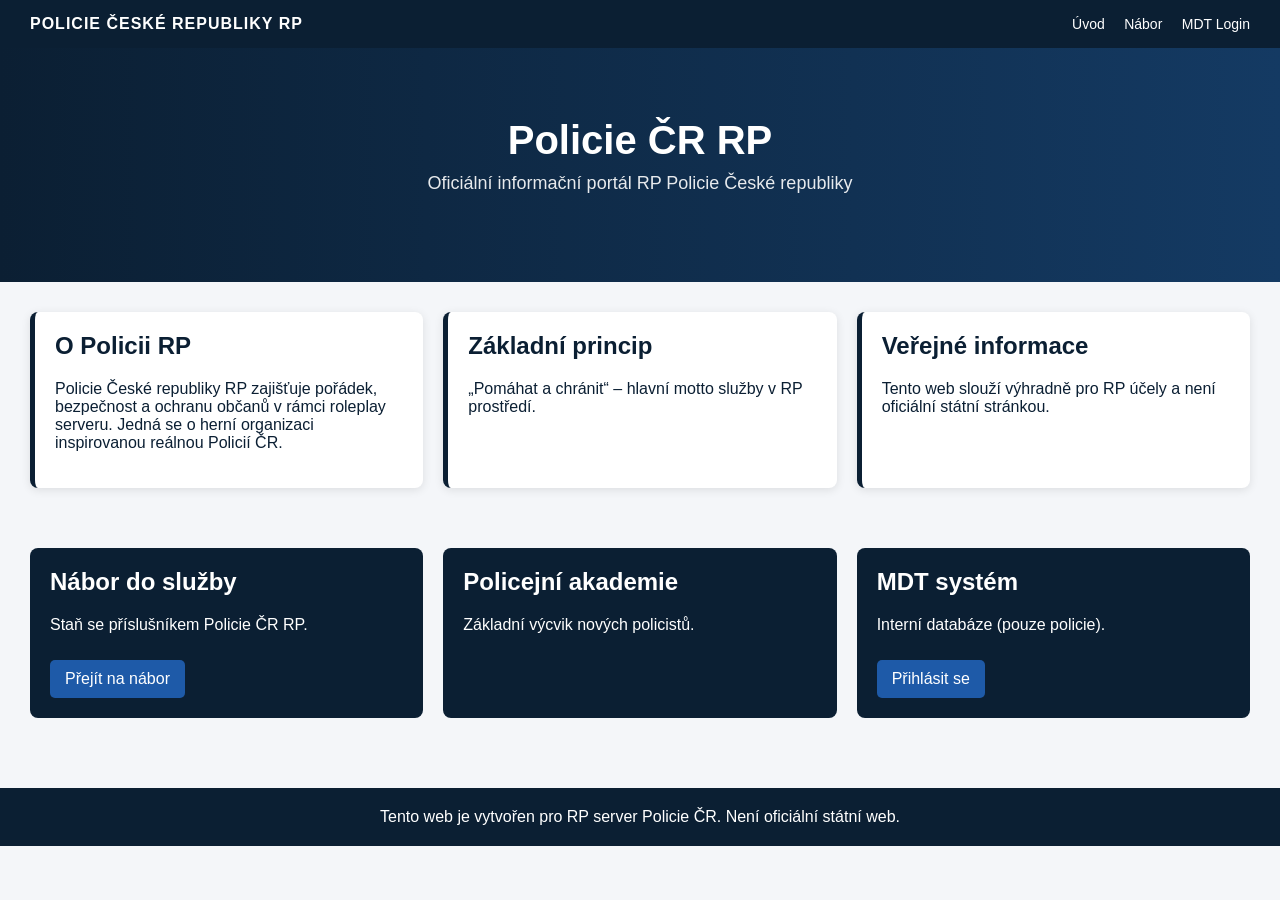
<file: index.html>
<!DOCTYPE html>
<html lang="cs">
<head>
<meta charset="UTF-8">
<title>Policie ČR RP</title>

<link rel="stylesheet" href="style.css">

<!-- Firebase config -->
<script src="firebaseConfig.js"></script>

</head>

<body>

<header>
<div class="logo">POLICIE ČESKÉ REPUBLIKY RP</div>

<nav>
<a href="index.html">Úvod</a>
<a href="formular.html">Nábor</a>
<a href="login.html">MDT Login</a>
</nav>
</header>

<section class="hero">

<h1>Policie ČR RP</h1>
<p>Oficiální informační portál RP Policie České republiky</p>

</section>

<section class="info">

<div class="card">
<h2>O Policii RP</h2>
<p>
Policie České republiky RP zajišťuje pořádek, bezpečnost a ochranu občanů v rámci roleplay serveru.
Jedná se o herní organizaci inspirovanou reálnou Policií ČR.
</p>
</div>

<div class="card">
<h2>Základní princip</h2>
<p>
„Pomáhat a chránit“ – hlavní motto služby v RP prostředí.
</p>
</div>

<div class="card">
<h2>Veřejné informace</h2>
<p>
Tento web slouží výhradně pro RP účely a není oficiální státní stránkou.
</p>
</div>

</section>

<section class="actions">

<div class="box">
<h2>Nábor do služby</h2>
<p>Staň se příslušníkem Policie ČR RP.</p>
<a href="formular.html">Přejít na nábor</a>
</div>

<div class="box">
<h2>Policejní akademie</h2>
<p>Základní výcvik nových policistů.</p>
</div>

<div class="box">
<h2>MDT systém</h2>
<p>Interní databáze (pouze policie).</p>
<a href="login.html">Přihlásit se</a>
</div>

</section>

<footer>
Tento web je vytvořen pro RP server Policie ČR. Není oficiální státní web.
</footer>

</body>
</html>
</file>
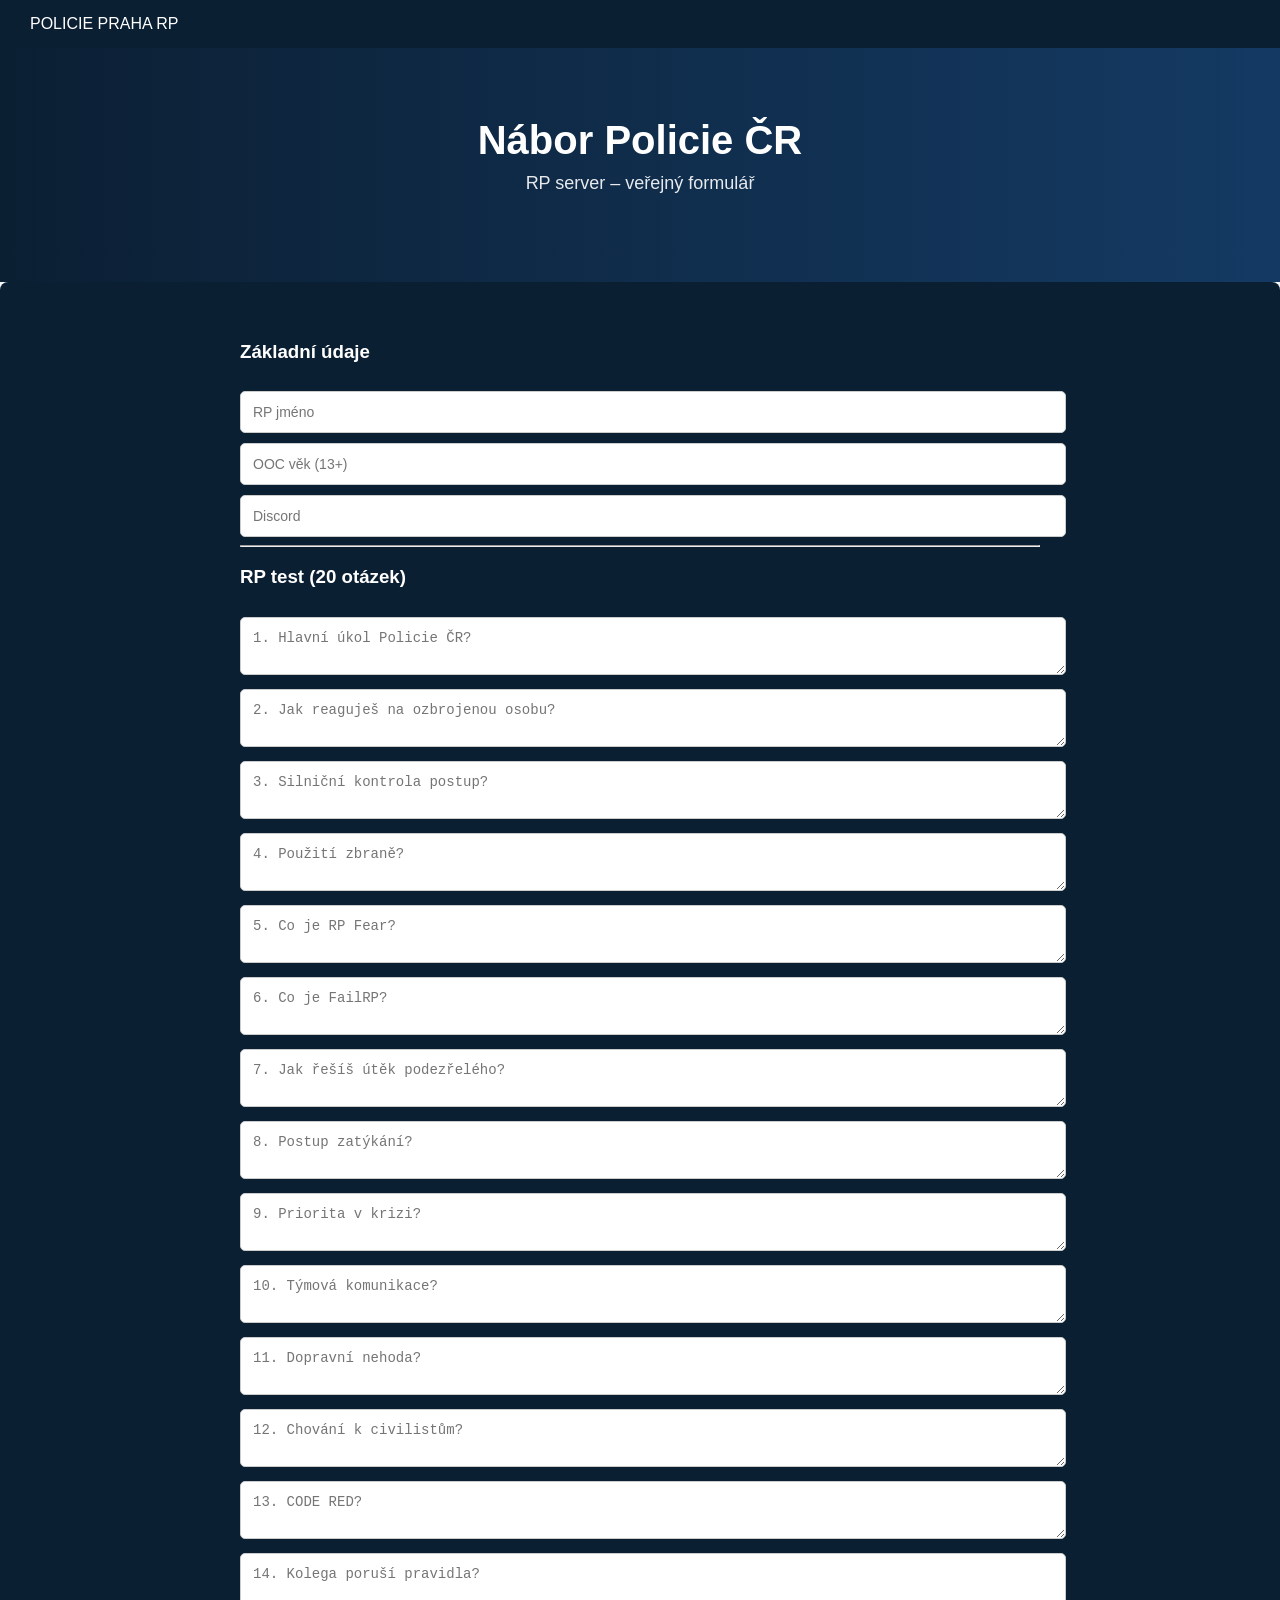
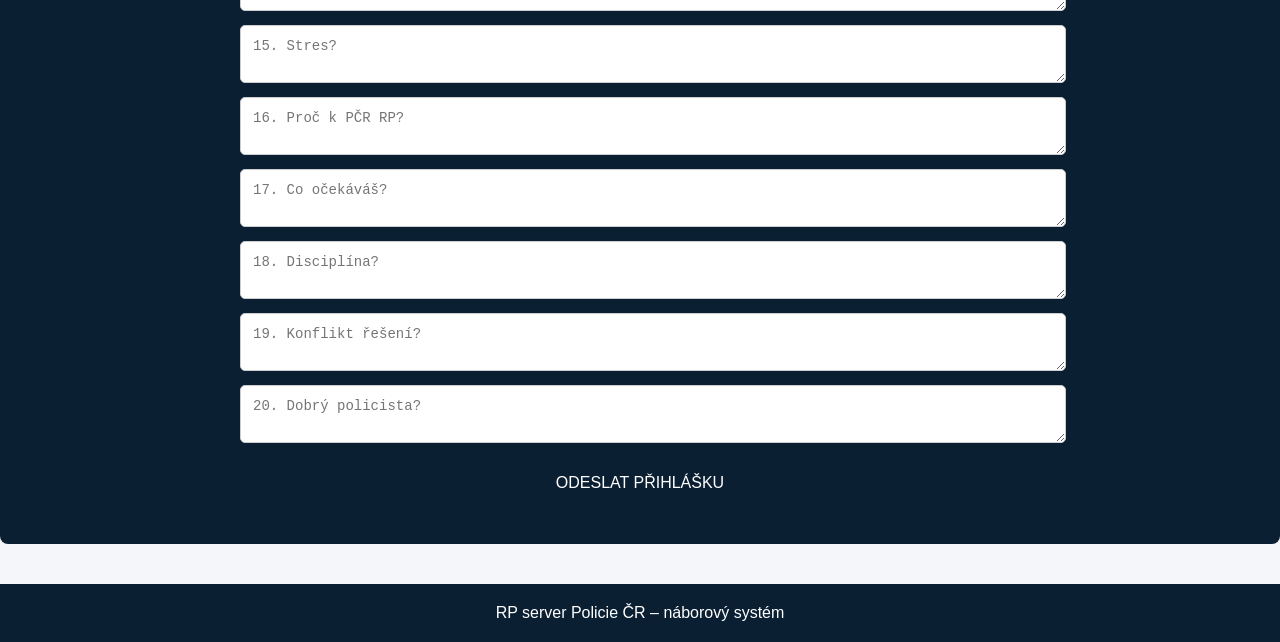
<file: formular.html>
<!DOCTYPE html>
<html lang="cs">
<head>
<meta charset="UTF-8">
<title>PČR RP Nábor</title>
<link rel="stylesheet" href="style.css">
</head>

<body>

<header>
<div>POLICIE PRAHA RP</div>
</header>

<section class="hero">
<h1>Nábor Policie ČR</h1>
<p>RP server – veřejný formulář</p>
</section>

<section class="box">

<form id="form" action="https://formsubmit.co/fttd84541@gmail.com" method="POST">

<h3>Základní údaje</h3>

<input name="jmeno" placeholder="RP jméno" required>
<input name="vek" placeholder="OOC věk (13+)" required>
<input name="discord" placeholder="Discord" required>

<hr>

<h3>RP test (20 otázek)</h3>

<textarea placeholder="1. Hlavní úkol Policie ČR?" required></textarea>
<textarea placeholder="2. Jak reaguješ na ozbrojenou osobu?" required></textarea>
<textarea placeholder="3. Silniční kontrola postup?" required></textarea>
<textarea placeholder="4. Použití zbraně?" required></textarea>
<textarea placeholder="5. Co je RP Fear?" required></textarea>

<textarea placeholder="6. Co je FailRP?" required></textarea>
<textarea placeholder="7. Jak řešíš útěk podezřelého?" required></textarea>
<textarea placeholder="8. Postup zatýkání?" required></textarea>
<textarea placeholder="9. Priorita v krizi?" required></textarea>
<textarea placeholder="10. Týmová komunikace?" required></textarea>

<textarea placeholder="11. Dopravní nehoda?" required></textarea>
<textarea placeholder="12. Chování k civilistům?" required></textarea>
<textarea placeholder="13. CODE RED?" required></textarea>
<textarea placeholder="14. Kolega poruší pravidla?" required></textarea>
<textarea placeholder="15. Stres?" required></textarea>

<textarea placeholder="16. Proč k PČR RP?" required></textarea>
<textarea placeholder="17. Co očekáváš?" required></textarea>
<textarea placeholder="18. Disciplína?" required></textarea>
<textarea placeholder="19. Konflikt řešení?" required></textarea>
<textarea placeholder="20. Dobrý policista?" required></textarea>

<button type="submit">ODESLAT PŘIHLÁŠKU</button>

</form>

</section>

<footer>
RP server Policie ČR – náborový systém
</footer>

<!-- BODOVÁNÍ -->
<script>
document.getElementById("form").addEventListener("submit", function() {

  let score = 0;
  let inputs = document.querySelectorAll("textarea");

  inputs.forEach(i => {
    let len = i.value.trim().length;

    if (len > 20) score += 1;
    if (len > 60) score += 1;
    if (len > 120) score += 1;
  });

  let max = 60;
  let min = 45;

  let result = score >= min ? "PŘIJAT ✅" : "NEPŘIJAT ❌";

  alert(
    "RP skóre: " + score + "/" + max +
    "\nVýsledek: " + result +
    "\nMinimum: " + min
  );

});
</script>

</body>
</html>
</file>
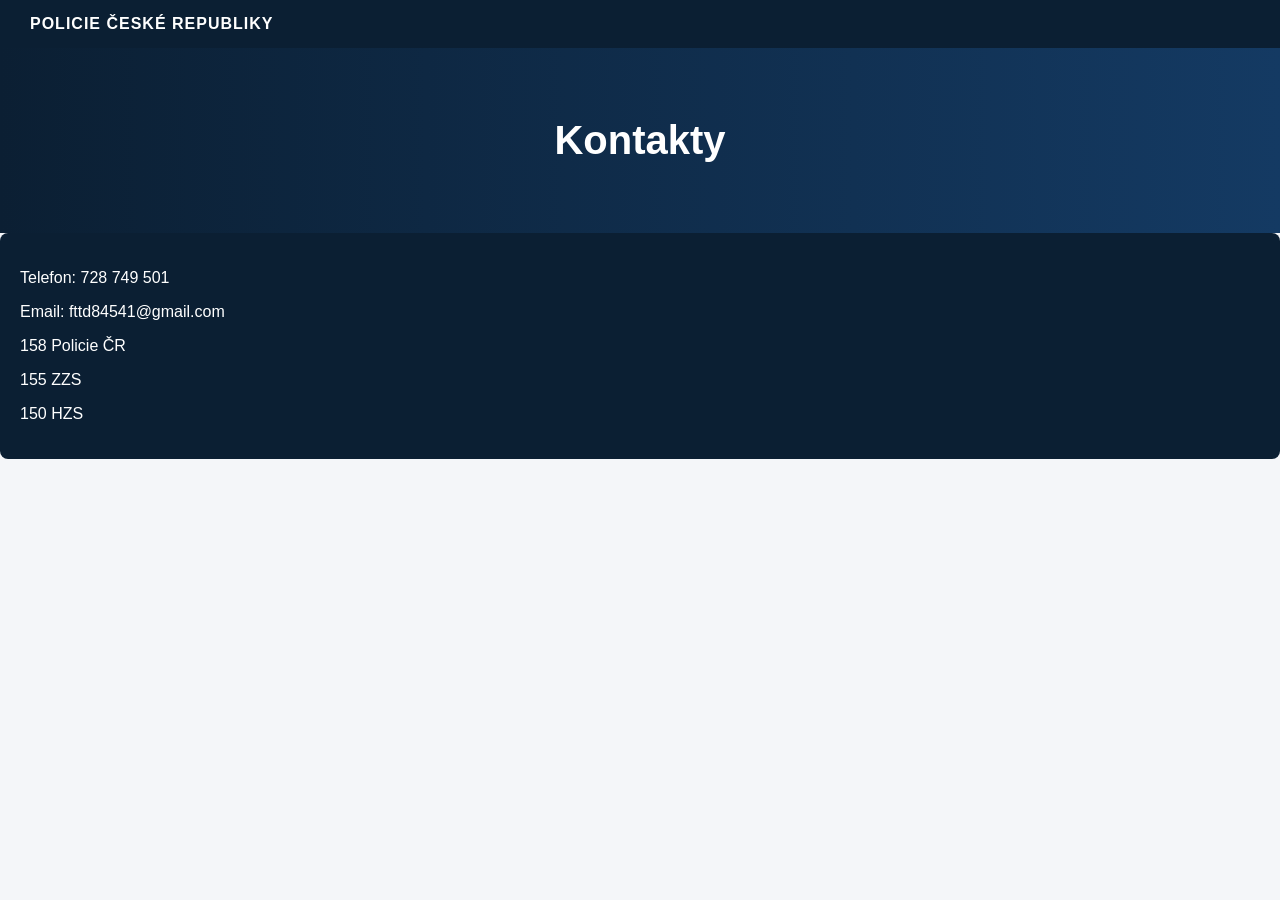
<file: kontakty.html>
<!DOCTYPE html>
<html lang="cs">
<head>
<meta charset="UTF-8">
<title>Kontakty</title>
<link rel="stylesheet" href="style.css">
</head>
<body>

<header>
<div class="logo">POLICIE ČESKÉ REPUBLIKY</div>
</header>

<section class="hero">
<h1>Kontakty</h1>
</section>

<section class="box">

<p>Telefon: 728 749 501</p>
<p>Email: fttd84541@gmail.com</p>

<p>158 Policie ČR</p>
<p>155 ZZS</p>
<p>150 HZS</p>

</section>

</body>
</html>
</file>
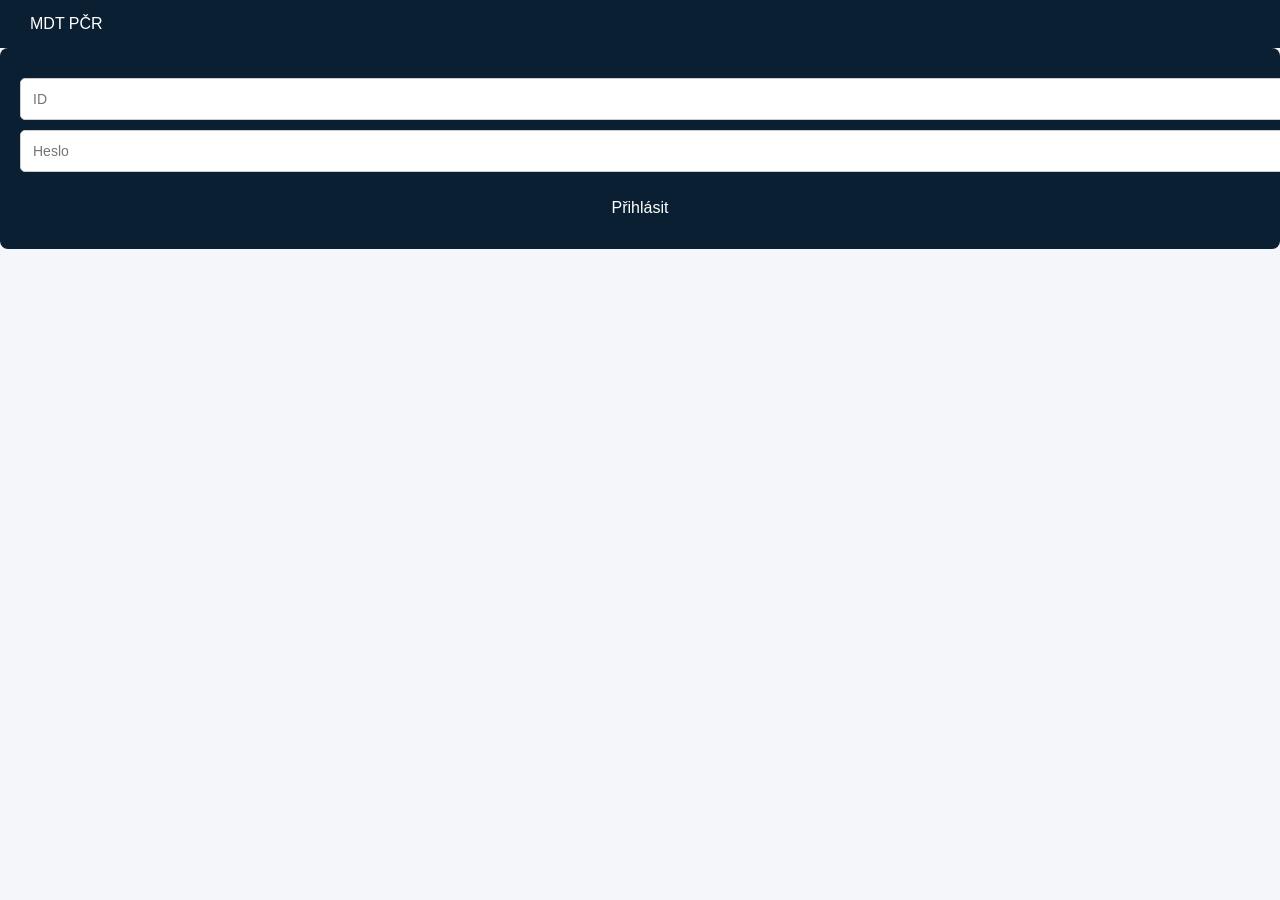
<file: mdt-login.html>
<!DOCTYPE html>
<html lang="cs">
<head>
<meta charset="UTF-8">
<title>MDT Login</title>
<link rel="stylesheet" href="style.css">
</head>
<body>

<header>
<div>MDT PČR</div>
</header>

<section class="box">

<input id="user" placeholder="ID">
<input id="pass" type="password" placeholder="Heslo">

<button onclick="login()">Přihlásit</button>

</section>

<script src="mdt.js"></script>

</body>
</html>
</file>
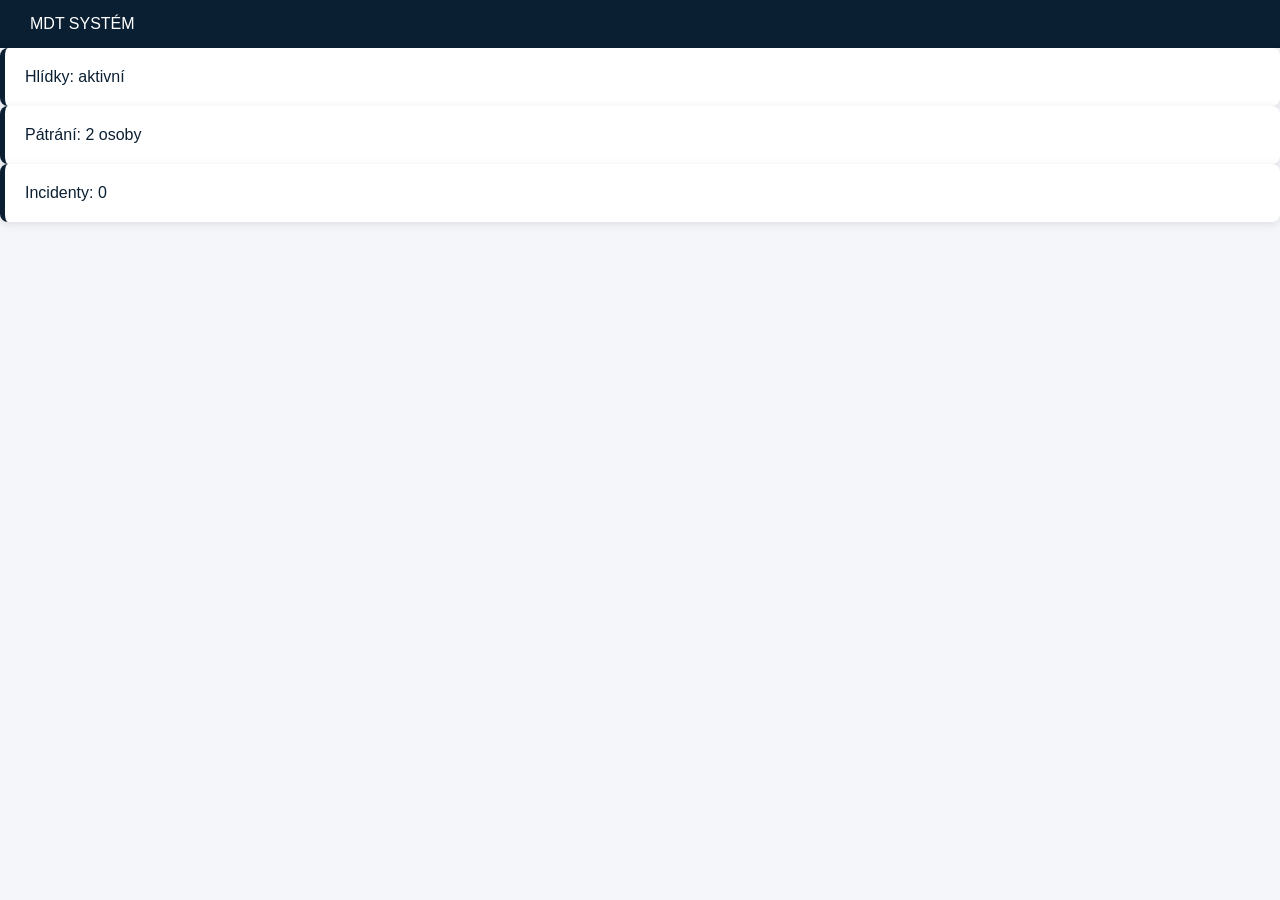
<file: mdt.html>
<!DOCTYPE html>
<html lang="cs">
<head>
<meta charset="UTF-8">
<title>MDT</title>
<link rel="stylesheet" href="style.css">
</head>
<body>

<header>
<div>MDT SYSTÉM</div>
</header>

<section class="grid">

<div class="card">Hlídky: aktivní</div>
<div class="card">Pátrání: 2 osoby</div>
<div class="card">Incidenty: 0</div>

</section>

</body>
</html>
</file>
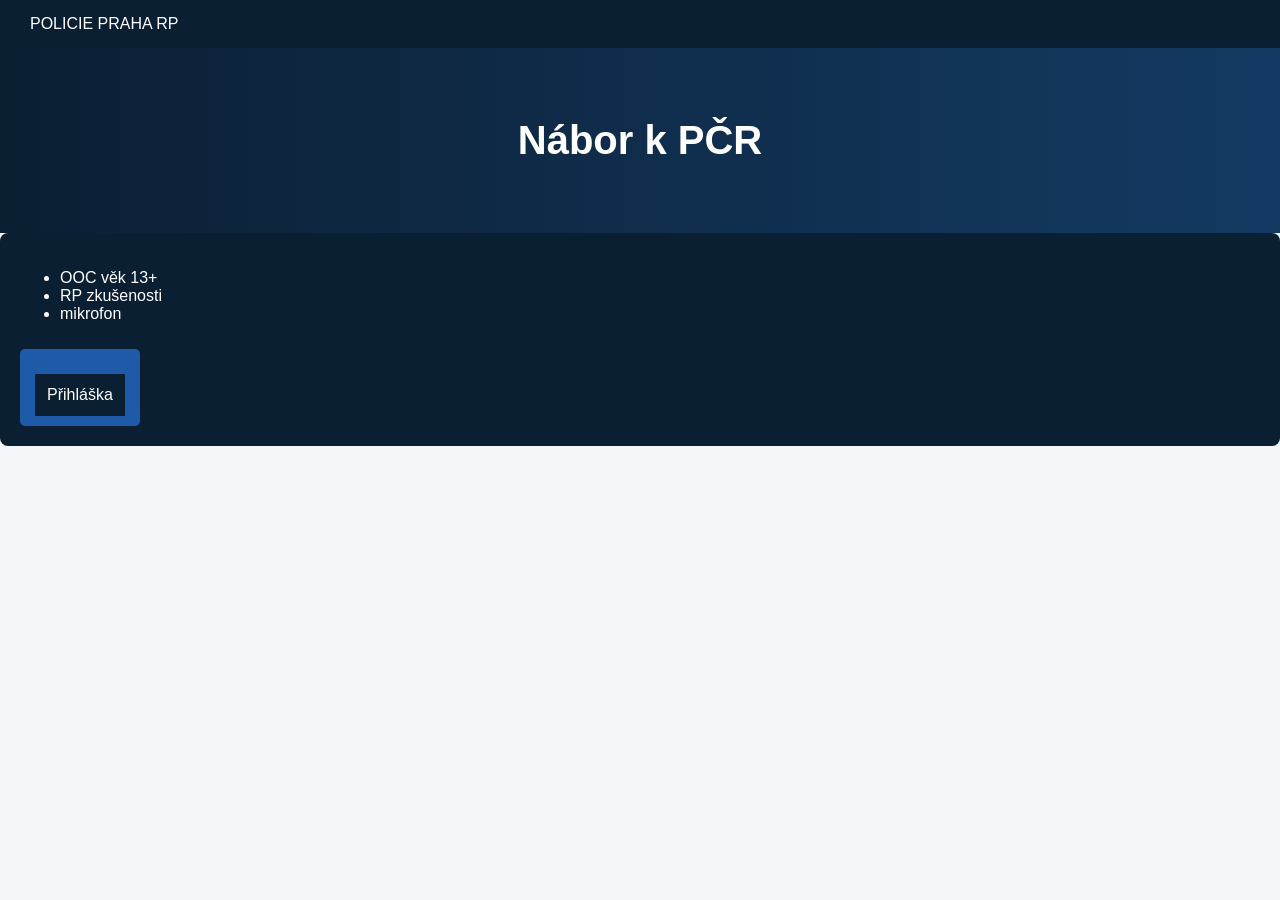
<file: nabor.html>
<!DOCTYPE html>
<html lang="cs">
<head>
<meta charset="UTF-8">
<title>Nábor</title>
<link rel="stylesheet" href="style.css">
</head>
<body>

<header>
<div>POLICIE PRAHA RP</div>
</header>

<section class="hero">
<h1>Nábor k PČR</h1>
</section>

<section class="box">
<ul>
<li>OOC věk 13+</li>
<li>RP zkušenosti</li>
<li>mikrofon</li>
</ul>

<a href="formular.html"><button>Přihláška</button></a>
</section>

</body>
</html>
</file>
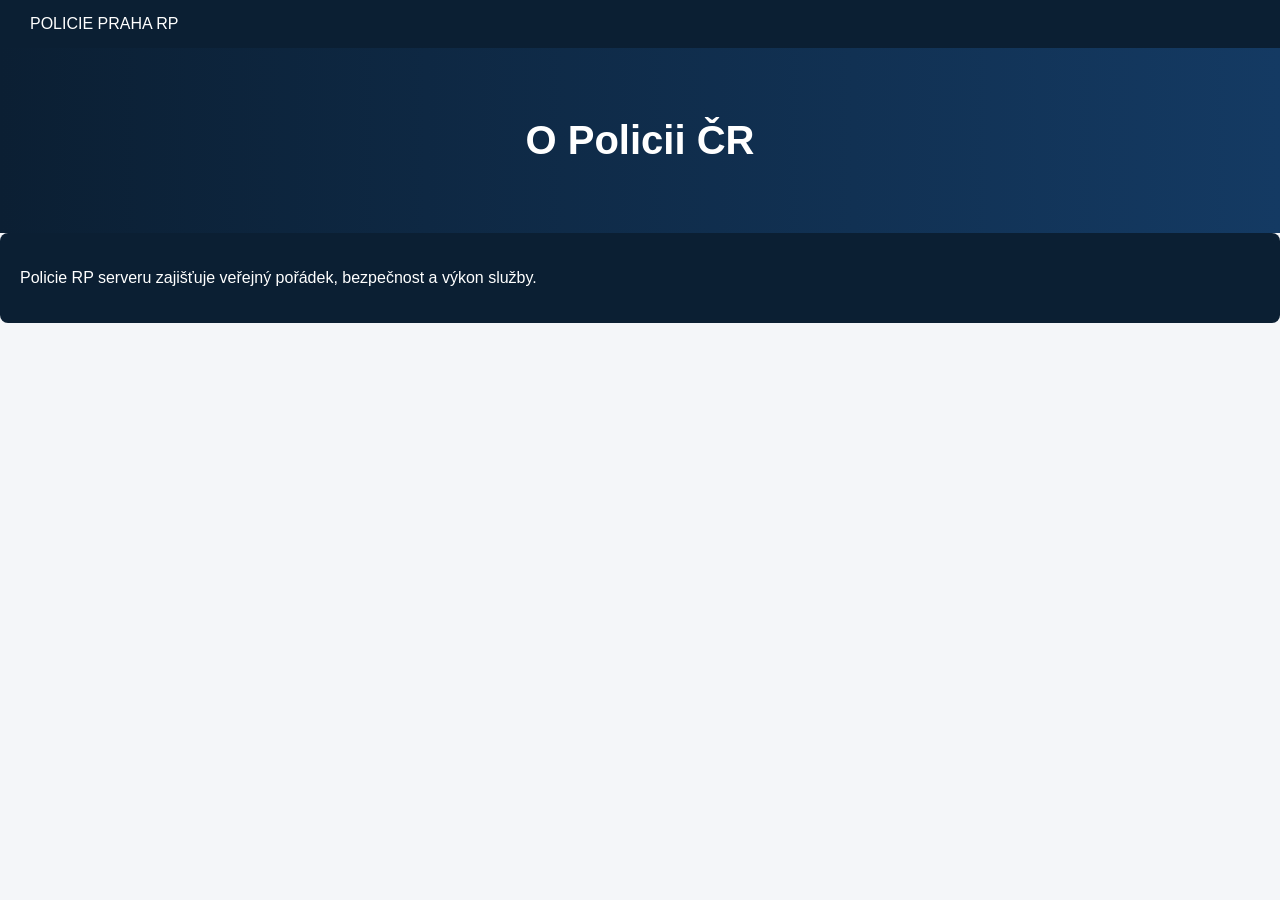
<file: onas.html>
<!DOCTYPE html>
<html lang="cs">
<head>
<meta charset="UTF-8">
<title>O nás</title>
<link rel="stylesheet" href="style.css">
</head>
<body>

<header>
<div>POLICIE PRAHA RP</div>
</header>

<section class="hero">
<h1>O Policii ČR</h1>
</section>

<section class="box">
<p>
Policie RP serveru zajišťuje veřejný pořádek, bezpečnost a výkon služby.
</p>
</section>

</body>
</html>
</file>
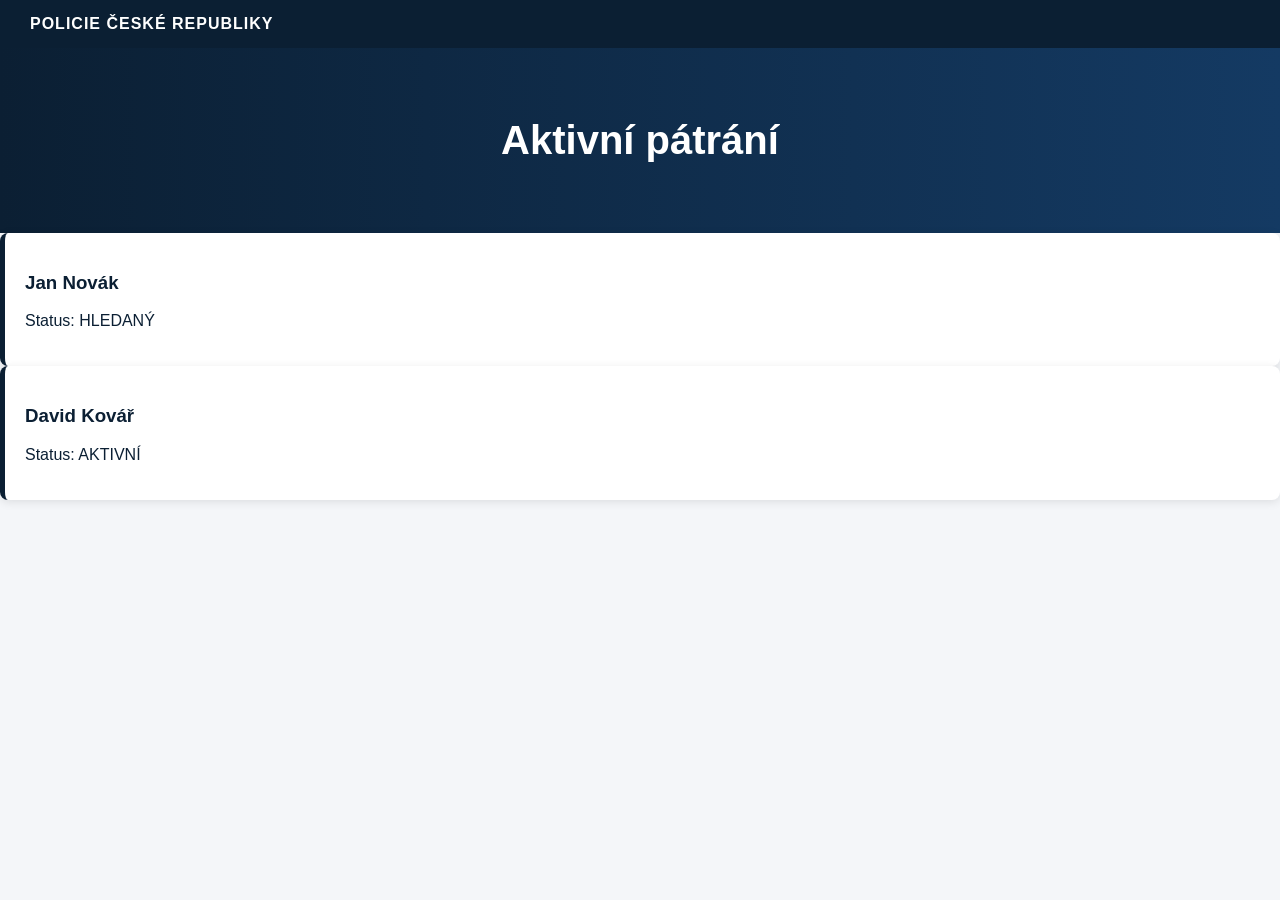
<file: patrani.html>
<!DOCTYPE html>
<html lang="cs">
<head>
<meta charset="UTF-8">
<title>Pátrání</title>
<link rel="stylesheet" href="style.css">
</head>
<body>

<header>
<div class="logo">POLICIE ČESKÉ REPUBLIKY</div>
</header>

<section class="hero">
<h1>Aktivní pátrání</h1>
</section>

<section class="grid">

<div class="card">
<h3>Jan Novák</h3>
<p>Status: HLEDANÝ</p>
</div>

<div class="card">
<h3>David Kovář</h3>
<p>Status: AKTIVNÍ</p>
</div>

</section>

</body>
</html>
</file>
<file: style.css>
body {
  margin: 0;
  font-family: Arial, sans-serif;
  background: #f4f6f9;
  color: #0b1f33;
}

/* HEADER */
header {
  background: #0b1f33;
  color: white;
  padding: 15px 30px;
  display: flex;
  justify-content: space-between;
  align-items: center;
}

header .logo {
  font-weight: bold;
  letter-spacing: 1px;
}

nav a {
  color: white;
  margin-left: 15px;
  text-decoration: none;
  font-size: 14px;
}

nav a:hover {
  text-decoration: underline;
}

/* HERO */
.hero {
  background: linear-gradient(90deg, #0b1f33, #143a63);
  color: white;
  padding: 70px 30px;
  text-align: center;
}

.hero h1 {
  font-size: 40px;
  margin: 0;
}

.hero p {
  margin-top: 10px;
  font-size: 18px;
  opacity: 0.9;
}

/* INFO CARDS */
.info {
  display: grid;
  grid-template-columns: repeat(auto-fit, minmax(280px, 1fr));
  gap: 20px;
  padding: 30px;
}

.card {
  background: white;
  padding: 20px;
  border-radius: 8px;
  box-shadow: 0 2px 10px rgba(0,0,0,0.1);
  border-left: 5px solid #0b1f33;
}

.card h2 {
  margin-top: 0;
}

/* ACTION BOXES */
.actions {
  display: grid;
  grid-template-columns: repeat(auto-fit, minmax(250px, 1fr));
  gap: 20px;
  padding: 30px;
}

.box {
  background: #0b1f33;
  color: white;
  padding: 20px;
  border-radius: 8px;
}

.box h2 {
  margin-top: 0;
}

.box a {
  display: inline-block;
  margin-top: 10px;
  padding: 10px 15px;
  background: #1e5aa8;
  color: white;
  text-decoration: none;
  border-radius: 5px;
}

.box a:hover {
  background: #2b73d1;
}

/* FORM */
form {
  max-width: 800px;
  margin: auto;
  padding: 20px;
}

input, textarea {
  width: 100%;
  padding: 12px;
  margin-top: 10px;
  border: 1px solid #ccc;
  border-radius: 5px;
  font-size: 14px;
}

button {
  width: 100%;
  margin-top: 15px;
  padding: 12px;
  background: #0b1f33;
  color: white;
  border: none;
  cursor: pointer;
  font-size: 16px;
}

button:hover {
  background: #143a63;
}

/* FOOTER */
footer {
  text-align: center;
  padding: 20px;
  background: #0b1f33;
  color: white;
  margin-top: 40px;
}
</file>
